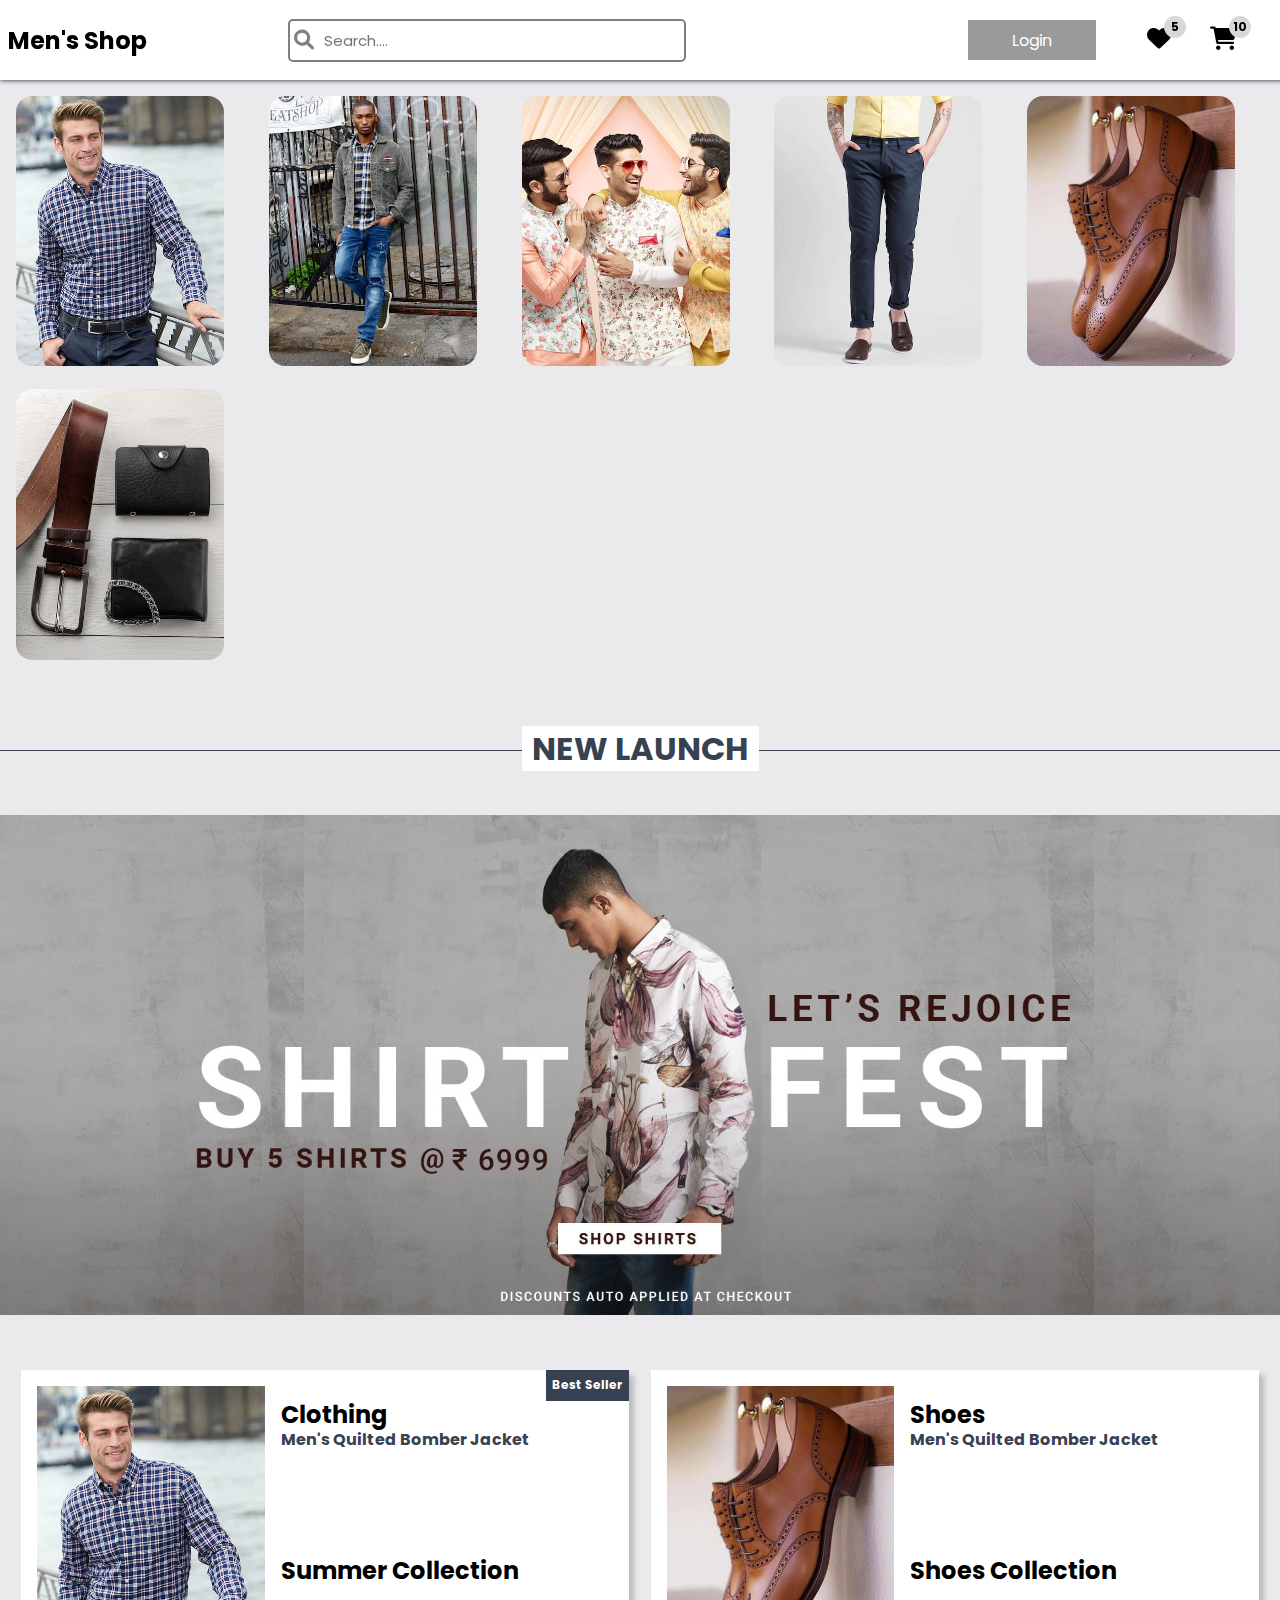
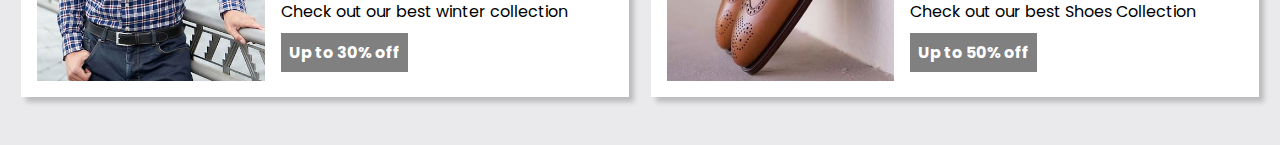
<file: index.html>
<!DOCTYPE html>
<html lang="en">
  <head>
    <meta charset="UTF-8" />
    <meta http-equiv="X-UA-Compatible" content="IE=edge" />
    <meta name="viewport" content="width=device-width, initial-scale=1.0" />
    <link rel="stylesheet" href="style.css" />
    <link
      rel="stylesheet"
      href="https://cdnjs.cloudflare.com/ajax/libs/font-awesome/6.0.0/css/all.min.css"
    />

    <title>Home</title>
  </head>
  <body>
    <header>
      <div class="logo">
        <h2>Men's Shop</h2>
      </div>
      <div class="search-input">
        <i class="fa-solid fa-magnifying-glass"></i>
        <input type="search" placeholder="Search...." />
      </div>
      <div class="header-profile">
        <diqv class="nav-mobile">
          <i class="fa-solid fa-bars"></i>
        </div>
        <div class="nav-desktop">
          <button class="header-btn"
          onclick="location.href = './pages/Login.html' "
          >Login</button>
          <div class="badge-container" onclick="location.href = './pages/wishlist.html' ">
            <i class="text-gray fa-solid fa-heart"></i>
            <div class="badge-notifications flex-center">5</div>
          </div>
          <div class="badge-container " onclick="location.href = './pages/cart.html' ">
            <i class="text-gray fa-solid fa-cart-shopping"></i>
            <div class="badge-notifications flex-center ">10</div>
          </div>
        </div>
      </div>
    </header>

    <div class="category-container">
      <div class="category-item">
        <img src="./assets/shirt.jpg" alt="" class="responsive-img" />
      </div>
      <div class="category-item">
        <img src="./assets/1613107425073.jpg" alt="" class="responsive-img" />
      </div>
      <div class="category-item">
        <img src="./assets/shervani.jpg" alt="" class="responsive-img" />
      </div>
      <div class="category-item">
        <img src="./assets/thrid.jpg" alt="" class="responsive-img" />
      </div>
      <div class="category-item">
        <img src="./assets/shoes.jpg" alt="" class="responsive-img" />
      </div>
      <div class="category-item">
        <img
          src="./assets/belt_wallet.jpg"
          alt=""
          class="responsive-img"
        />
      </div>
    </div>

    <div class="text-heading-container">
      <h1><span>NEW LAUNCH</span></h1>
    </div>

    <!-- poster -->
    <div class="poster-img-container"
    >
      <img
      onclick="location.href = './pages/ProductPage.html' "
        src="./assets/mainbanner_1.jpg"
        alt=""
        class="responsive-poster-img"
      />
    </div>

    <!-- two cards -->
    <div class="more-item">
      <div class="card-horizontal">
        <div class="card-img">
          <img src="./assets/shirt.jpg" alt="" class="responsive-img" />
        </div>
        <span class="tag-badge">Best Seller</span>
        <div class="card-horizontal-description">
          <div>
            <h2 class="card-title">Clothing</h2>
            <span class="card-subtitle">Men's Quilted Bomber Jacket</span>
          </div>
          <div>
            <h2 class="card-title">Summer Collection</h2>
            <p class="card-info">
              Check out our best winter collection 
            </p>
            <p class="off-rate">Up to 30% off</p>
          </div>
        </div>
      </div>
      <!-- second -->
      <div class="card-horizontal">
        <div class="card-img">
          <img src="./assets/shoes.jpg" alt="" class="responsive-img" />
        </div>
        <div class="card-horizontal-description">
          <div>
            <h2 class="card-title">Shoes</h2>
            <span class="card-subtitle">Men's Quilted Bomber Jacket</span>
          </div>
          <div>
            <h2 class="card-title">Shoes Collection</h2>
            <p class="card-info">Check out our best Shoes Collection</p>
            <p class="off-rate">Up to 50% off</p>
          </div>
        </div>
      </div>
    </div>

    <!--  -->
  </body>
</html>
</file>
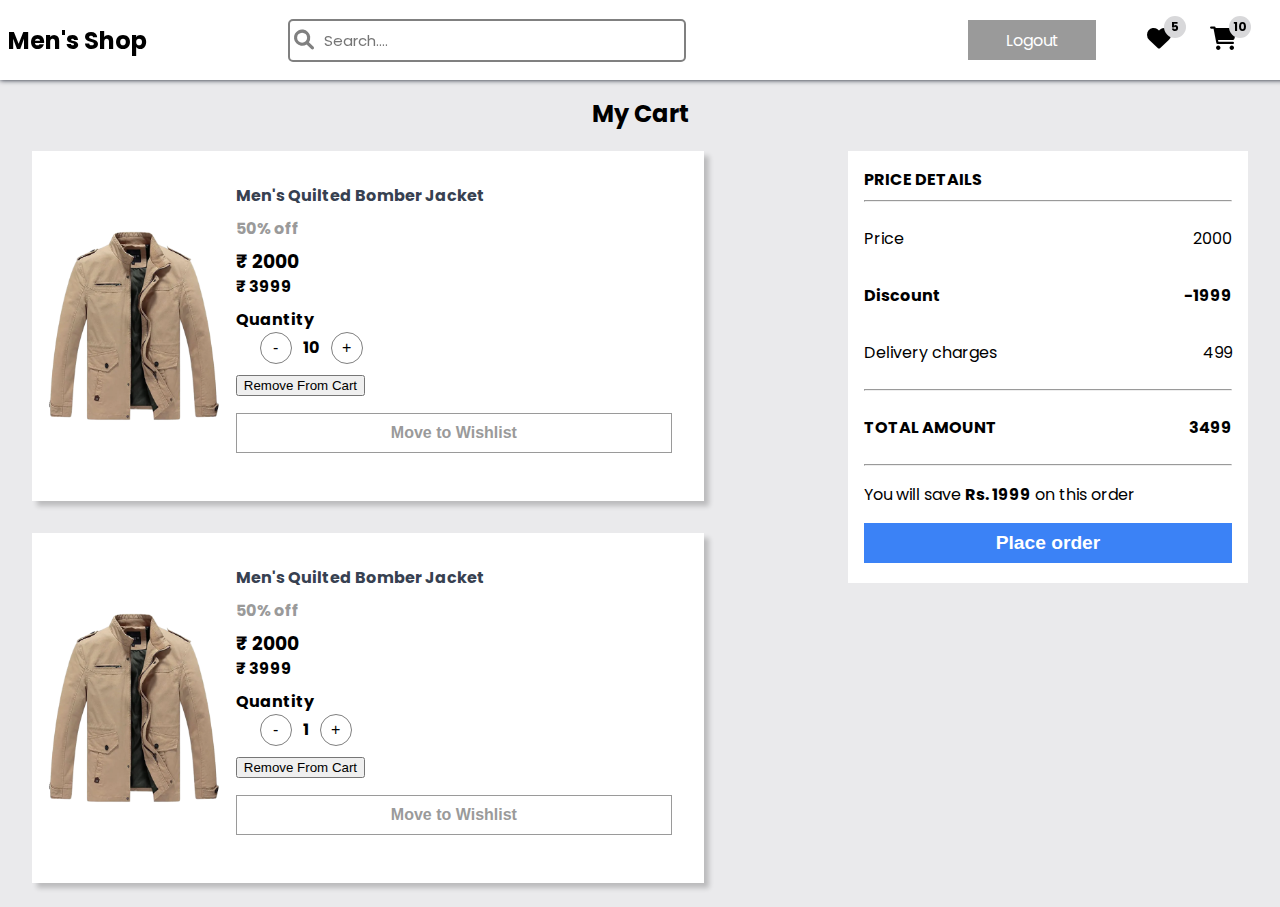
<file: pages/cart.html>
<!DOCTYPE html>
<html lang="en">
  <head>
    <meta charset="UTF-8" />
    <meta http-equiv="X-UA-Compatible" content="IE=edge" />
    <meta name="viewport" content="width=device-width, initial-scale=1.0" />
    <link rel="stylesheet" href="../style/cart.css" />
    <link rel="stylesheet" href="https://easy-ui-css.netlify.app/style.css" />
    <link rel="stylesheet" href="../style.css">
    
    <link
      rel="stylesheet"
      href="https://cdnjs.cloudflare.com/ajax/libs/font-awesome/6.0.0/css/all.min.css"
    />
    <title>My Cart</title>
  </head>
  <body>

    <header>
      <div class="logo">
        <h2>Men's Shop</h2>
      </div>
      <div class="search-input">
        <i class="fa-solid fa-magnifying-glass"></i>
        <input type="search" placeholder="Search...." />
      </div>
      <div class="header-profile">
        <diqv class="nav-mobile">
          <i class="fa-solid fa-bars"></i>
        </div>
        <div class="nav-desktop">
          <button class="header-btn"
          onclick="location.href = '../index.html' "
          >Logout</button>
          <div class="badge-container">
            <i class="text-gray fa-solid fa-heart"></i>
            <div class="badge-notifications flex-center">5</div>
          </div>
          <div class="badge-container ">
            <i class="text-gray fa-solid fa-cart-shopping"></i>
            <div class="badge-notifications flex-center ">10</div>
          </div>
        </div>
      </div>
    </header>

    

    <!-- cart page -->
    <div class="cart-page">
      <div>
        <h2 class="text-bold text-center">My Cart</h2>
      </div>
     

      <div class="cart-container">
         <!--  card grids -->
        <div class="cart-card-grid">
          <div class="card-horizontal">
            <div class="card-img">
              <img src="../assets/image 1.png" alt="" class="responsive-img" />
            </div>

            <div class="card-horizontal-description text-bold">
              <span class="card-subtitle">Men's Quilted Bomber Jacket</span>
              <div>
                <p class="card-off-rate text-bold">50% off</p>
              </div>
              <div class="price">
                <h3>&#x20b9; 2000</h3>
                <span class="off-price">&#x20b9; 3999</span>
              </div>
              <div class="manage-item flex">
                <span>Quantity</span>
                <div class="manage-item-buttons">
                  <button class="">-</button>
                  <span>10</span>
                  <button>+</button>
                </div>
              </div>

              <div class="card-btns">
                <button class="card-btn">Remove From Cart</button>
                <button class="card-btn-outline">Move to Wishlist</button>
              </div>
            </div>
          </div>

          <!-- second -->

          <div class="card-horizontal">
            <div class="card-img">
              <img src="../assets/image 1.png" alt="" class="responsive-img" />
            </div>

            <div class="card-horizontal-description text-bold">
              <span class="card-subtitle">Men's Quilted Bomber Jacket</span>
              <div>
                <p class="card-off-rate text-bold">50% off</p>
              </div>
              <div class="price">
                <h3>&#x20b9; 2000</h3>
                <span class="off-price">&#x20b9; 3999</span>
              </div>
              <div class="manage-item flex">
                <span>Quantity</span>
                <div class="manage-item-buttons">
                  <button class="">-</button>
                  <span>1</span>
                  <button>+</button>
                </div>
              </div>

              <div class="card-btns">
                <button class="card-btn">Remove From Cart</button>
                <button class="card-btn-outline">Move to Wishlist</button>
              </div>
            </div>
          </div>

        </div>

        <!-- summary card -->

        <div class="summary-card">
          <div class="price-details">
            <h4 class="text-bold">PRICE DETAILS</h4>
            <hr>
            <div class="flex-between">
                <p>Price </p>
                <p>2000 </p>
            </div>
            <div class="flex-between">
                <p class="discount text-bold">Discount </p>
                <p class="discount text-bold">-1999 </p>
            </div>
            <div class="flex-between">
                <p>Delivery charges </p>
                <p> 499 </p>
            </div>
            <hr>
            <div class="flex-between">
                <p class="text-bold">TOTAL AMOUNT</p>
                <p class="text-bold">3499</p>
            </div>
            <hr>
             <p>You will save <strong> Rs. 1999</strong> on this order</p>
            <button class="order-button">Place order</button>
        </div>  
        </div>
      </div>
    </div>
  </body>
</html>
</file>
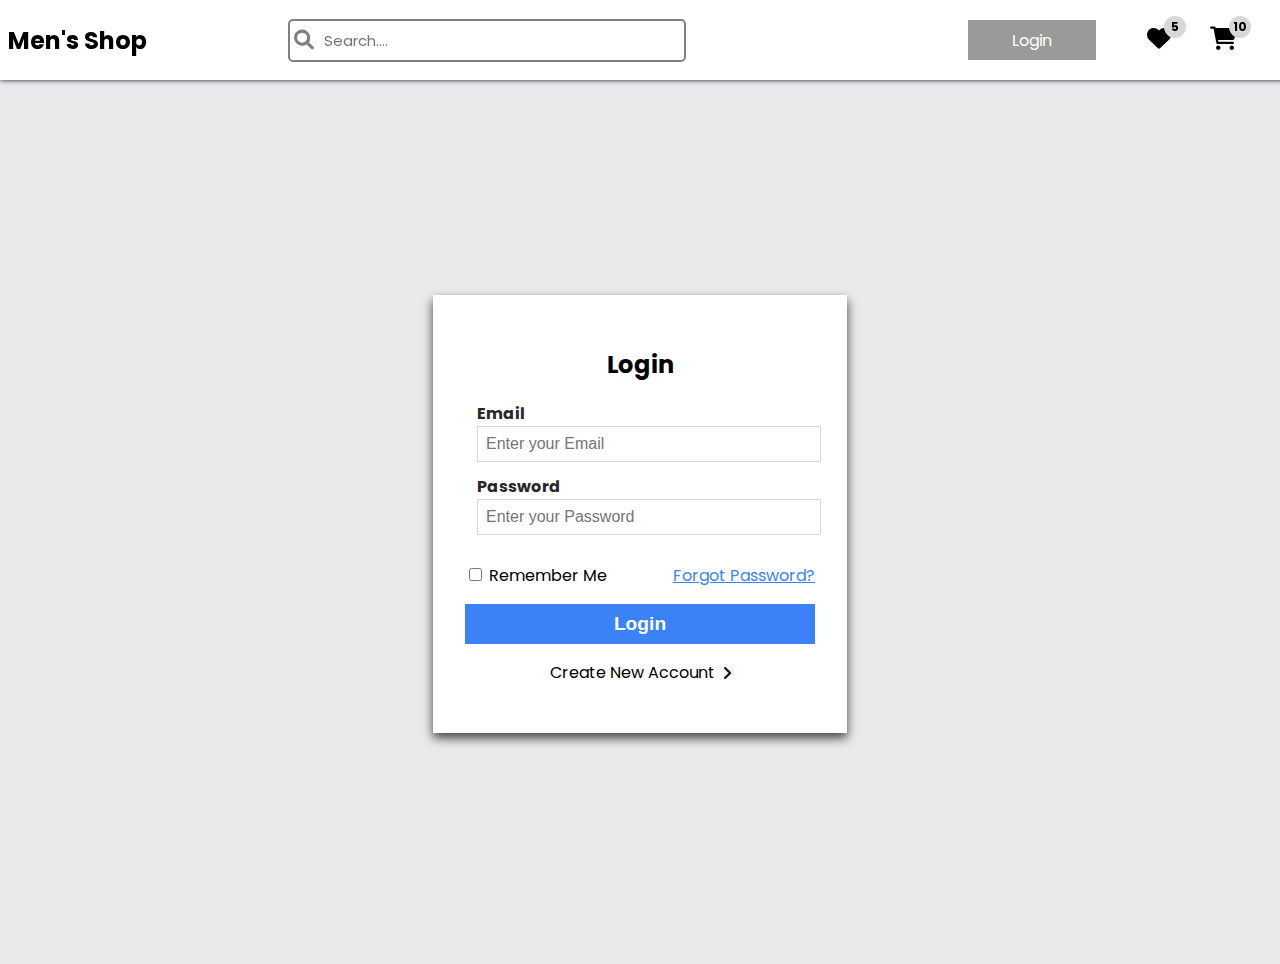
<file: pages/Login.html>
<!DOCTYPE html>
<html lang="en">
  <head>
    <meta charset="UTF-8" />
    <meta http-equiv="X-UA-Compatible" content="IE=edge" />
    <meta name="viewport" content="width=device-width, initial-scale=1.0" />
    <link rel="stylesheet" href="../style/login.css" />
    <link
      rel="stylesheet"
      href="https://cdnjs.cloudflare.com/ajax/libs/font-awesome/6.0.0/css/all.min.css"
    />

    <title>Login</title>
  </head>
  <body>
    <header>
      <div class="logo">
        <h2>Men's Shop</h2>
      </div>
      <div class="search-input">
        <i class="fa-solid fa-magnifying-glass"></i>
        <input type="search" placeholder="Search...." />
      </div>
      <div class="header-profile">
        <diqv class="nav-mobile">
          <i class="fa-solid fa-bars"></i>
        </div>
        <div class="nav-desktop">
          <button class="header-btn"
          onclick="location.href = './pages/Login.html' "
          >Login</button>
          <div class="badge-container">
            <i class="text-gray fa-solid fa-heart"></i>
            <div class="badge-notifications flex-center">5</div>
          </div>
          <div class="badge-container ">
            <i class="text-gray fa-solid fa-cart-shopping"></i>
            <div class="badge-notifications flex-center ">10</div>
          </div>
        </div>
      </div>
    </header>
    <div class="login-page">
      <div class="login-container">
        <div class="login-header">
          <h2>Login</h2>
        </div>
        <div class="login-input-container">
          <div class="form-group">
            <label for="emailInput">Email</label>
            <input type="text" placeholder="Enter your Email" id="emailInput" />
          </div>
          <div class="form-group">
            <label for="passwordInput">Password</label>
            <input
              type="password"
              placeholder="Enter your Password"
              id="passwordInput"
            />
          </div>
          <div class="user-option">
            <div>
              <input type="checkbox" name="" id="save-chechkbox" />
              <label for="save-chechkbox">Remember Me</label>
            </div>
            <div>
              <p class="forgot-psd">Forgot Password?</p>
            </div>
          </div>
          <div class="btn-container">
            <button class="login-btn">Login</button>
          </div>
          <div
            class="check-account flex"
            onclick="location.href = './signup.html' "
          >
            <p>Create New Account</p>
            <i class="fa-solid fa-angle-right"></i>
          </div>
        </div>
      </div>
    </div>
  </body>
</html>
</file>
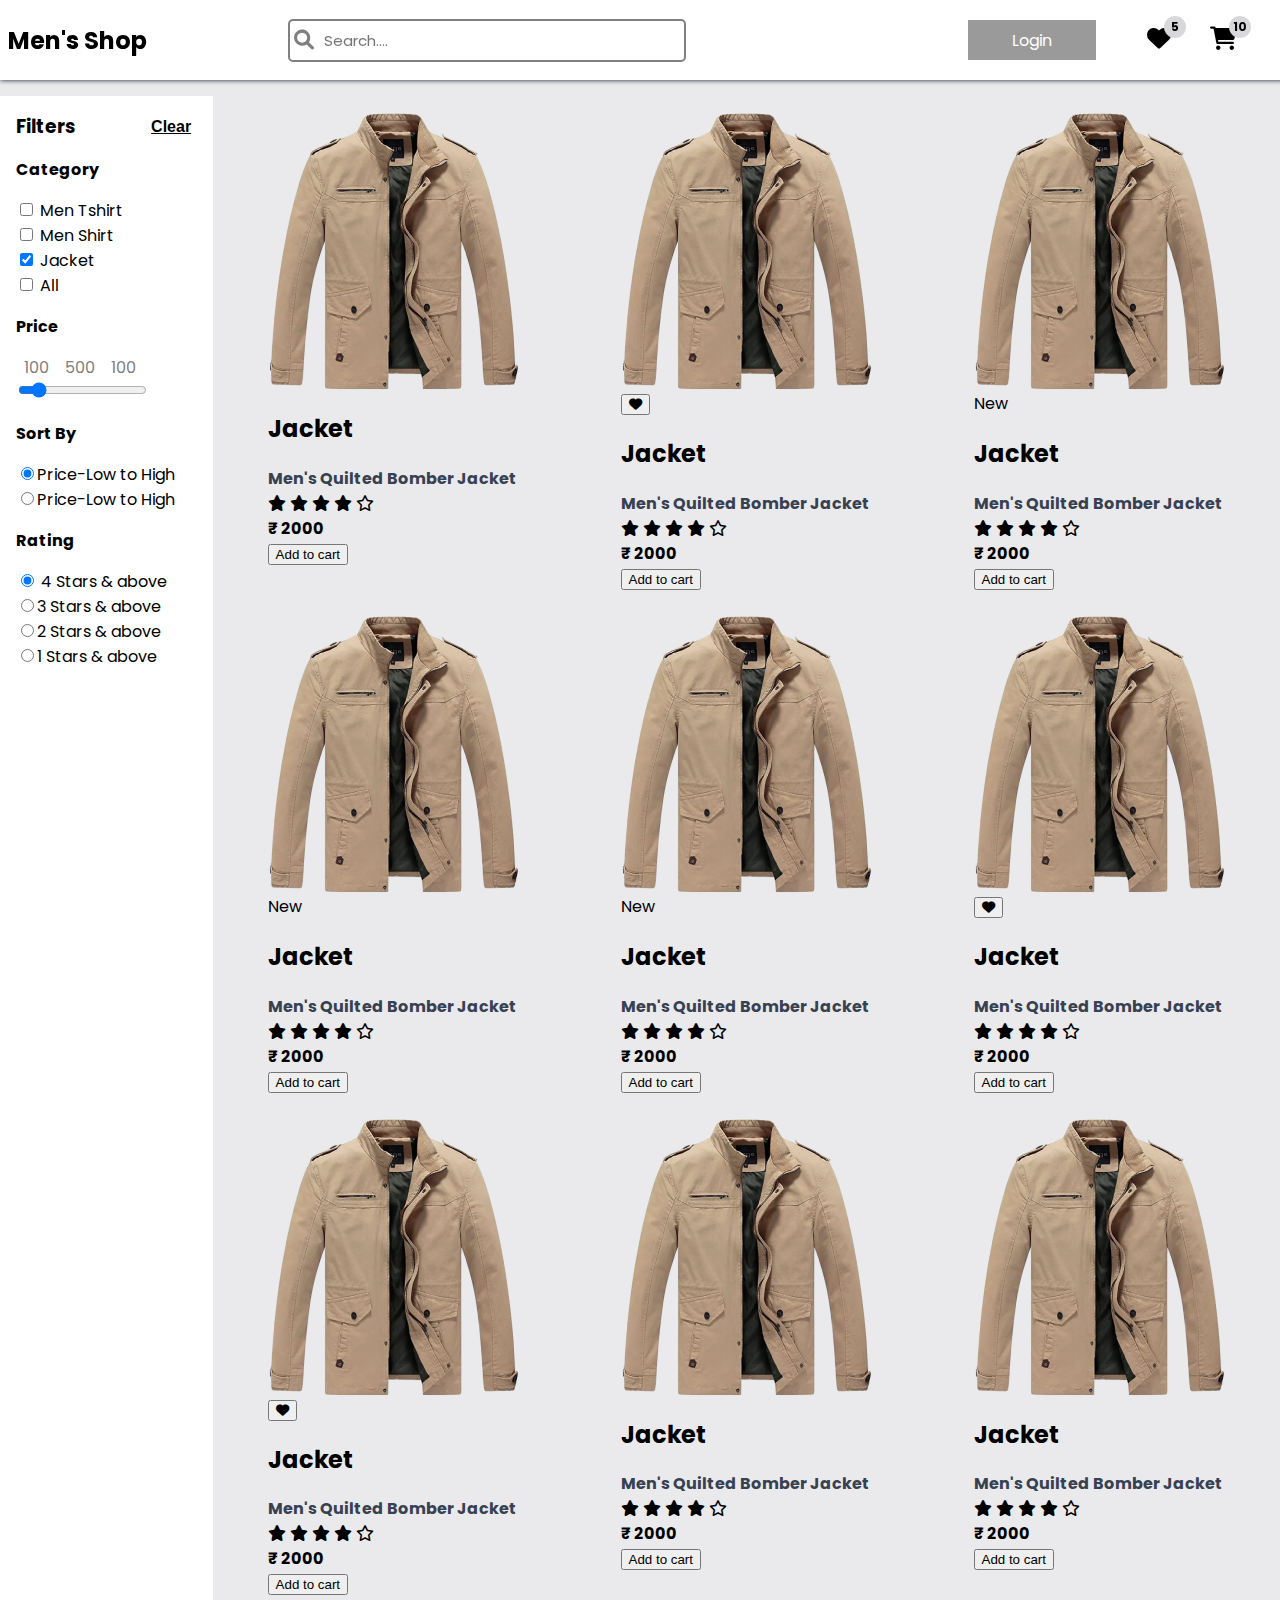
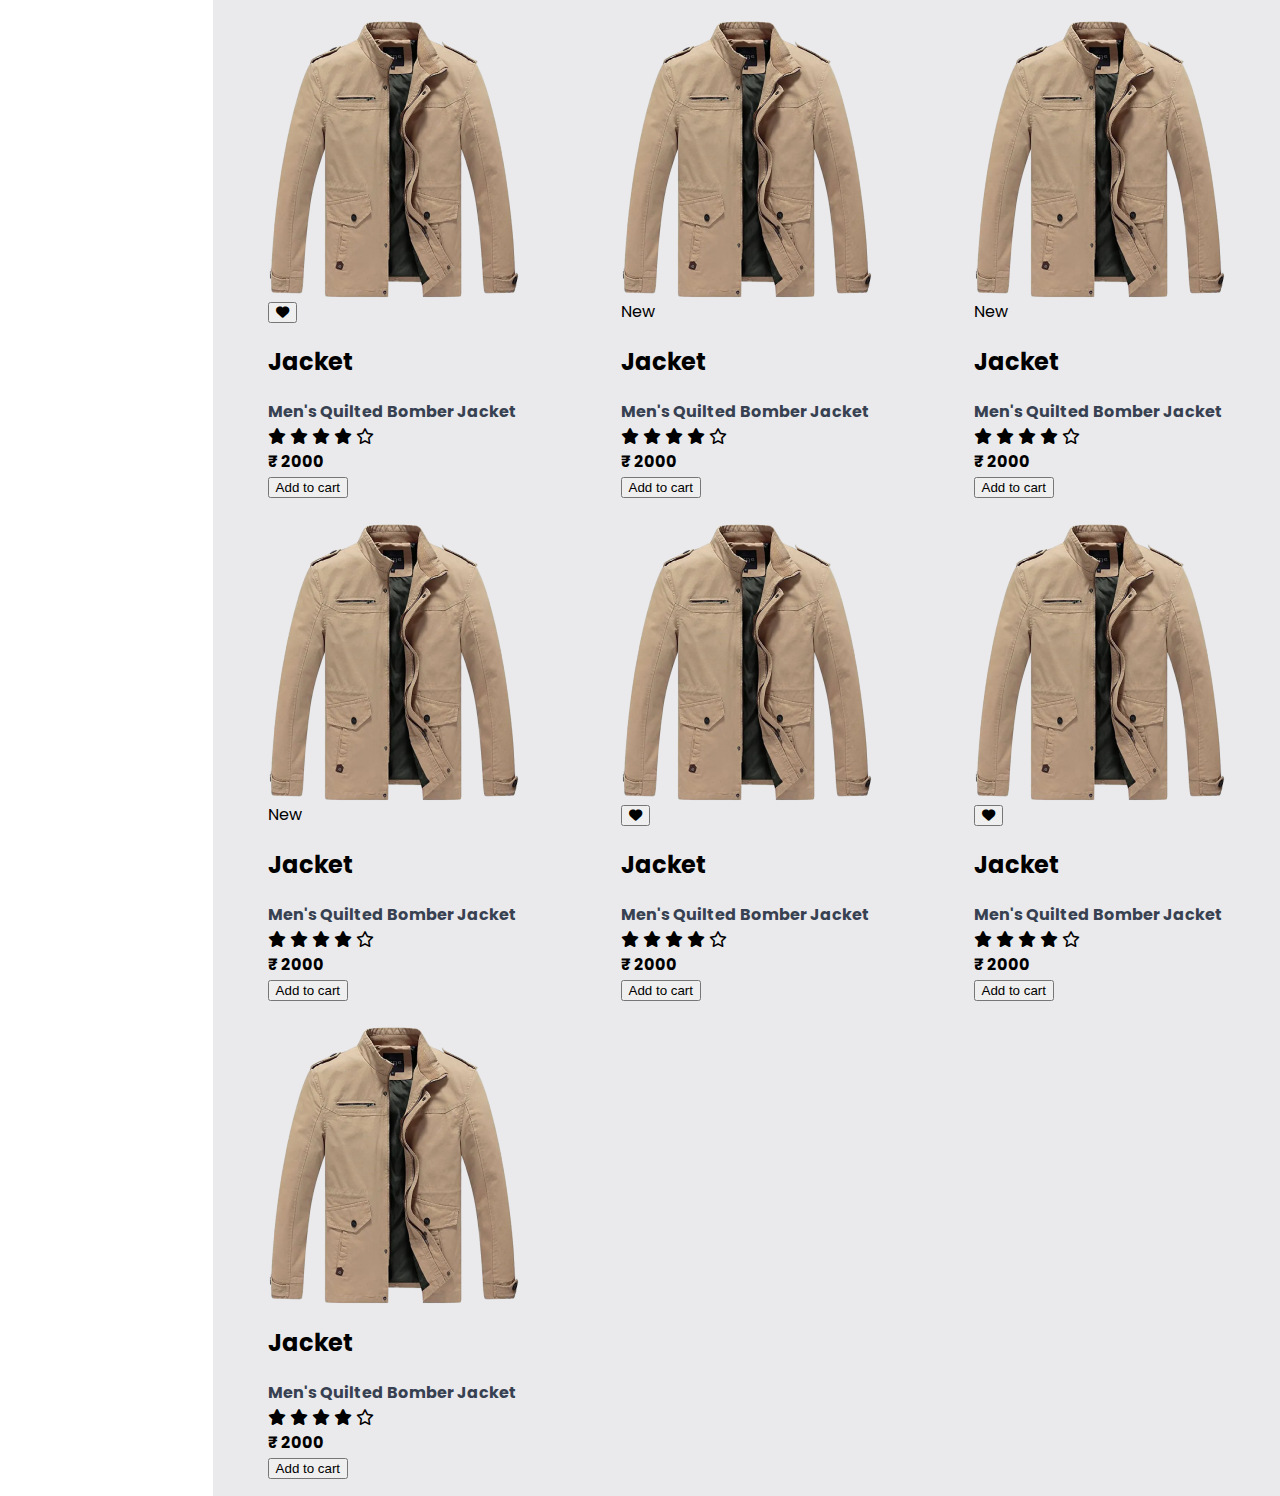
<file: pages/ProductPage.html>
<!DOCTYPE html>
<html lang="en">
  <head>
    <meta charset="UTF-8" />
    <meta http-equiv="X-UA-Compatible" content="IE=edge" />
    <meta name="viewport" content="width=device-width, initial-scale=1.0" />
    <title>Document</title>
    <link rel="stylesheet" href="../style/productpage.css">
    <link rel="stylesheet" href="https://easy-ui-css.netlify.app/style.css" />
    <link rel="stylesheet" href="../style.css">
    <link
      rel="stylesheet"
      href="https://cdnjs.cloudflare.com/ajax/libs/font-awesome/6.0.0/css/all.min.css"
    />
  </head>
  <body>

    <header>
      <div class="logo">
        <h2>Men's Shop</h2>
      </div>
      <div class="search-input">
        <i class="fa-solid fa-magnifying-glass"></i>
        <input type="search" placeholder="Search...." />
      </div>
      <div class="header-profile">
        <diqv class="nav-mobile">
          <i class="fa-solid fa-bars"></i>
        </div>
        <div class="nav-desktop">
          <button class="header-btn"
          onclick="location.href = './pages/Login.html' "
          >Login</button>
          <div class="badge-container" onclick="location.href = './wishlist.html' " >
            <i class="text-gray fa-solid fa-heart"></i>
            <div class="badge-notifications flex-center">5</div>
          </div>
          <div class="badge-container " onclick="location.href = './cart.html' ">
            <i class="text-gray fa-solid fa-cart-shopping"></i>
            <div class="badge-notifications flex-center ">10</div>
          </div>
        </div>
      </div>
    </header>

    <!-- page -->
    <div class="main-container">
      <aside>
        <div class="sidebar-filters filter-head">
          <h3>Filters</h3>
          <button class="clear-button text-bold">Clear</button>
        </div>
        <div class="filter-section">
          <p class="text-bold">Category</p>
          <div>
            <label class="filters">
              <input type="checkbox" /> Men Tshirt
            </label>
          </div>
          <div>
            <label class="filters"> <input type="checkbox" /> Men Shirt </label>
          </div>
          <div>
            <label class="filters">
              <input type="checkbox" checked /> Jacket
            </label>
          </div>
          <div>
            <label class="filters"> <input type="checkbox" /> All </label>
          </div>
        </div>

        <div class="sidebar-filters">
          <p class="text-bold">Price</p>
          <div class="prices">
            <p>100</p>
            <p>500</p>
            <p>100</p>
          </div>
          <input type="range" min="100" max="1000" value="200" id="#myinput" />
        </div>

        <div class="sidebar-filters">
          <p class="text-bold">Sort By</p>
          <div>
            <input type="radio" name="" id="" checked /><label for=""
              >Price-Low to High</label
            >
          </div>

          <div>
            <input type="radio" name="" id="" /><label for=""
              >Price-Low to High</label
            >
          </div>
        </div>
        <div class="sidebar-filters">
          <p class="text-bold">Rating</p>
          <div>
            <input
              type="radio"
              name="rating"
              value="four-star"
              id="four-star"
              checked
            /><label for="four-star"> 4 Stars & above </label>
          </div>
          <div>
            <input type="radio" name="rating" id="three-star" /><label
              for="three-star"
              >3 Stars & above</label
            >
          </div>
          <div>
            <input type="radio" name="rating" id="two-star" /><label
              for="two-star"
              >2 Stars & above</label
            >
          </div>
          <div>
            <input type="radio" name="rating" id="one-star" /><label
              for="one-star"
              >1 Stars & above</label
            >
          </div>
        </div>
      </aside>

      <!-- Grid Component -->
      <main class="product-grid">
        <!-- Cards -->

        <!-- first -->
        <div class="card">
          <div class="card-img">
            <img src="../assets/image 1.png" alt="" class="responsive-img" />
          </div>
          <div class="card-description">
            <div class="card-info">
              <h2 class="card-title">Jacket</h2>
              <span class="card-subtitle">Men's Quilted Bomber Jacket</span>
              <div class="rating">
                <i class="fas fa-star"></i>
                <i class="fas fa-star"></i>
                <i class="fas fa-star"></i>
                <i class="fas fa-star"></i>
                <i class="far fa-star"></i>
              </div>
              <div class="price">
                <h4>&#x20b9; 2000</h4>
              </div>
            </div>
            <button class="card-btn">Add to cart</button>
          </div>
        </div>

        <!--  -->

        <div class="card">
          <div class="card-img">
            <img src="../assets/image 1.png" alt="" class="responsive-img" />
          </div>
          <button class="btn-badge"><i class="fas fa-heart"></i></button>
          <div class="card-description">
            <div class="card-info">
              <h2 class="card-title">Jacket</h2>
              <span class="card-subtitle">Men's Quilted Bomber Jacket</span>
              <div class="rating">
                <i class="fas fa-star"></i>
                <i class="fas fa-star"></i>
                <i class="fas fa-star"></i>
                <i class="fas fa-star"></i>
                <i class="far fa-star"></i>
              </div>
              <div class="price">
                <h4>&#x20b9; 2000</h4>
              </div>
            </div>
            <button class="card-btn">Add to cart</button>
          </div>
        </div>

        <!--  -->

        <div class="card">
          <div class="card-img">
            <img src="../assets/image 1.png" alt="" class="responsive-img" />
          </div>
          <span class="tag-badge">New</span>
          <div class="card-description">
            <div class="card-info">
              <h2 class="card-title">Jacket</h2>
              <span class="card-subtitle">Men's Quilted Bomber Jacket</span>
              <div class="rating">
                <i class="fas fa-star"></i>
                <i class="fas fa-star"></i>
                <i class="fas fa-star"></i>
                <i class="fas fa-star"></i>
                <i class="far fa-star"></i>
              </div>
              <div class="price">
                <h4>&#x20b9; 2000</h4>
              </div>
            </div>
            <button class="card-btn">Add to cart</button>
          </div>
        </div>

        <!--  -->

        <div class="card">
          <div class="card-img">
            <img src="../assets/image 1.png" alt="" class="responsive-img" />
          </div>
          <span class="tag-badge">New</span>
          <div class="card-description">
            <div class="card-info">
              <h2 class="card-title">Jacket</h2>
              <span class="card-subtitle">Men's Quilted Bomber Jacket</span>
              <div class="rating">
                <i class="fas fa-star"></i>
                <i class="fas fa-star"></i>
                <i class="fas fa-star"></i>
                <i class="fas fa-star"></i>
                <i class="far fa-star"></i>
              </div>
              <div class="price">
                <h4>&#x20b9; 2000</h4>
              </div>
            </div>
            <button class="card-btn">Add to cart</button>
          </div>
        </div>

        <!--  -->

        <div class="card">
          <div class="card-img">
            <img src="../assets/image 1.png" alt="" class="responsive-img" />
          </div>
          <span class="tag-badge">New</span>
          <div class="card-description">
            <div class="card-info">
              <h2 class="card-title">Jacket</h2>
              <span class="card-subtitle">Men's Quilted Bomber Jacket</span>
              <div class="rating">
                <i class="fas fa-star"></i>
                <i class="fas fa-star"></i>
                <i class="fas fa-star"></i>
                <i class="fas fa-star"></i>
                <i class="far fa-star"></i>
              </div>
              <div class="price">
                <h4>&#x20b9; 2000</h4>
              </div>
            </div>
            <button class="card-btn">Add to cart</button>
          </div>
        </div>

        <!--  -->

        <div class="card">
          <div class="card-img">
            <img src="../assets/image 1.png" alt="" class="responsive-img" />
          </div>
          <button class="btn-badge"><i class="fas fa-heart"></i></button>
          <div class="card-description">
            <div class="card-info">
              <h2 class="card-title">Jacket</h2>
              <span class="card-subtitle">Men's Quilted Bomber Jacket</span>
              <div class="rating">
                <i class="fas fa-star"></i>
                <i class="fas fa-star"></i>
                <i class="fas fa-star"></i>
                <i class="fas fa-star"></i>
                <i class="far fa-star"></i>
              </div>
              <div class="price">
                <h4>&#x20b9; 2000</h4>
              </div>
            </div>
            <button class="card-btn">Add to cart</button>
          </div>
        </div>

        <!--  -->

        <div class="card">
          <div class="card-img">
            <img src="../assets/image 1.png" alt="" class="responsive-img" />
          </div>
          <button class="btn-badge"><i class="fas fa-heart"></i></button>
          <div class="card-description">
            <div class="card-info">
              <h2 class="card-title">Jacket</h2>
              <span class="card-subtitle">Men's Quilted Bomber Jacket</span>
              <div class="rating">
                <i class="fas fa-star"></i>
                <i class="fas fa-star"></i>
                <i class="fas fa-star"></i>
                <i class="fas fa-star"></i>
                <i class="far fa-star"></i>
              </div>
              <div class="price">
                <h4>&#x20b9; 2000</h4>
              </div>
            </div>
            <button class="card-btn">Add to cart</button>
          </div>
        </div>

        <!--  -->
        <div class="card">
          <div class="card-img">
            <img src="../assets/image 1.png" alt="" class="responsive-img" />
          </div>
          <div class="card-description">
            <div class="card-info">
              <h2 class="card-title">Jacket</h2>
              <span class="card-subtitle">Men's Quilted Bomber Jacket</span>
              <div class="rating">
                <i class="fas fa-star"></i>
                <i class="fas fa-star"></i>
                <i class="fas fa-star"></i>
                <i class="fas fa-star"></i>
                <i class="far fa-star"></i>
              </div>
              <div class="price">
                <h4>&#x20b9; 2000</h4>
              </div>
            </div>
            <button class="card-btn">Add to cart</button>
          </div>
        </div>
        <div class="card">
          <div class="card-img">
            <img src="../assets/image 1.png" alt="" class="responsive-img" />
          </div>
          <div class="card-description">
            <div class="card-info">
              <h2 class="card-title">Jacket</h2>
              <span class="card-subtitle">Men's Quilted Bomber Jacket</span>
              <div class="rating">
                <i class="fas fa-star"></i>
                <i class="fas fa-star"></i>
                <i class="fas fa-star"></i>
                <i class="fas fa-star"></i>
                <i class="far fa-star"></i>
              </div>
              <div class="price">
                <h4>&#x20b9; 2000</h4>
              </div>
            </div>
            <button class="card-btn">Add to cart</button>
          </div>
        </div>

        <!--  -->

        <div class="card">
          <div class="card-img">
            <img src="../assets/image 1.png" alt="" class="responsive-img" />
          </div>
          <button class="btn-badge"><i class="fas fa-heart"></i></button>
          <div class="card-description">
            <div class="card-info">
              <h2 class="card-title">Jacket</h2>
              <span class="card-subtitle">Men's Quilted Bomber Jacket</span>
              <div class="rating">
                <i class="fas fa-star"></i>
                <i class="fas fa-star"></i>
                <i class="fas fa-star"></i>
                <i class="fas fa-star"></i>
                <i class="far fa-star"></i>
              </div>
              <div class="price">
                <h4>&#x20b9; 2000</h4>
              </div>
            </div>
            <button class="card-btn">Add to cart</button>
          </div>
        </div>

        <!--  -->

        <div class="card">
          <div class="card-img">
            <img src="../assets/image 1.png" alt="" class="responsive-img" />
          </div>
          <span class="tag-badge">New</span>
          <div class="card-description">
            <div class="card-info">
              <h2 class="card-title">Jacket</h2>
              <span class="card-subtitle">Men's Quilted Bomber Jacket</span>
              <div class="rating">
                <i class="fas fa-star"></i>
                <i class="fas fa-star"></i>
                <i class="fas fa-star"></i>
                <i class="fas fa-star"></i>
                <i class="far fa-star"></i>
              </div>
              <div class="price">
                <h4>&#x20b9; 2000</h4>
              </div>
            </div>
            <button class="card-btn">Add to cart</button>
          </div>
        </div>

        <!--  -->

        <div class="card">
          <div class="card-img">
            <img src="../assets/image 1.png" alt="" class="responsive-img" />
          </div>
          <span class="tag-badge">New</span>
          <div class="card-description">
            <div class="card-info">
              <h2 class="card-title">Jacket</h2>
              <span class="card-subtitle">Men's Quilted Bomber Jacket</span>
              <div class="rating">
                <i class="fas fa-star"></i>
                <i class="fas fa-star"></i>
                <i class="fas fa-star"></i>
                <i class="fas fa-star"></i>
                <i class="far fa-star"></i>
              </div>
              <div class="price">
                <h4>&#x20b9; 2000</h4>
              </div>
            </div>
            <button class="card-btn">Add to cart</button>
          </div>
        </div>

        <!--  -->

        <div class="card">
          <div class="card-img">
            <img src="../assets/image 1.png" alt="" class="responsive-img" />
          </div>
          <span class="tag-badge">New</span>
          <div class="card-description">
            <div class="card-info">
              <h2 class="card-title">Jacket</h2>
              <span class="card-subtitle">Men's Quilted Bomber Jacket</span>
              <div class="rating">
                <i class="fas fa-star"></i>
                <i class="fas fa-star"></i>
                <i class="fas fa-star"></i>
                <i class="fas fa-star"></i>
                <i class="far fa-star"></i>
              </div>
              <div class="price">
                <h4>&#x20b9; 2000</h4>
              </div>
            </div>
            <button class="card-btn">Add to cart</button>
          </div>
        </div>

        <!--  -->

        <div class="card">
          <div class="card-img">
            <img src="../assets/image 1.png" alt="" class="responsive-img" />
          </div>
          <button class="btn-badge"><i class="fas fa-heart"></i></button>
          <div class="card-description">
            <div class="card-info">
              <h2 class="card-title">Jacket</h2>
              <span class="card-subtitle">Men's Quilted Bomber Jacket</span>
              <div class="rating">
                <i class="fas fa-star"></i>
                <i class="fas fa-star"></i>
                <i class="fas fa-star"></i>
                <i class="fas fa-star"></i>
                <i class="far fa-star"></i>
              </div>
              <div class="price">
                <h4>&#x20b9; 2000</h4>
              </div>
            </div>
            <button class="card-btn">Add to cart</button>
          </div>
        </div>

        <!--  -->

        <div class="card">
          <div class="card-img">
            <img src="../assets/image 1.png" alt="" class="responsive-img" />
          </div>
          <button class="btn-badge"><i class="fas fa-heart"></i></button>
          <div class="card-description">
            <div class="card-info">
              <h2 class="card-title">Jacket</h2>
              <span class="card-subtitle">Men's Quilted Bomber Jacket</span>
              <div class="rating">
                <i class="fas fa-star"></i>
                <i class="fas fa-star"></i>
                <i class="fas fa-star"></i>
                <i class="fas fa-star"></i>
                <i class="far fa-star"></i>
              </div>
              <div class="price">
                <h4>&#x20b9; 2000</h4>
              </div>
            </div>
            <button class="card-btn">Add to cart</button>
          </div>
        </div>

        <!--  -->
        <div class="card">
          <div class="card-img">
            <img src="../assets/image 1.png" alt="" class="responsive-img" />
          </div>
          <div class="card-description">
            <div class="card-info">
              <h2 class="card-title">Jacket</h2>
              <span class="card-subtitle">Men's Quilted Bomber Jacket</span>
              <div class="rating">
                <i class="fas fa-star"></i>
                <i class="fas fa-star"></i>
                <i class="fas fa-star"></i>
                <i class="fas fa-star"></i>
                <i class="far fa-star"></i>
              </div>
              <div class="price">
                <h4>&#x20b9; 2000</h4>
              </div>
            </div>
            <button class="card-btn">Add to cart</button>
          </div>
        </div>
      </main>
    </div>
  </body>
</html>
</file>
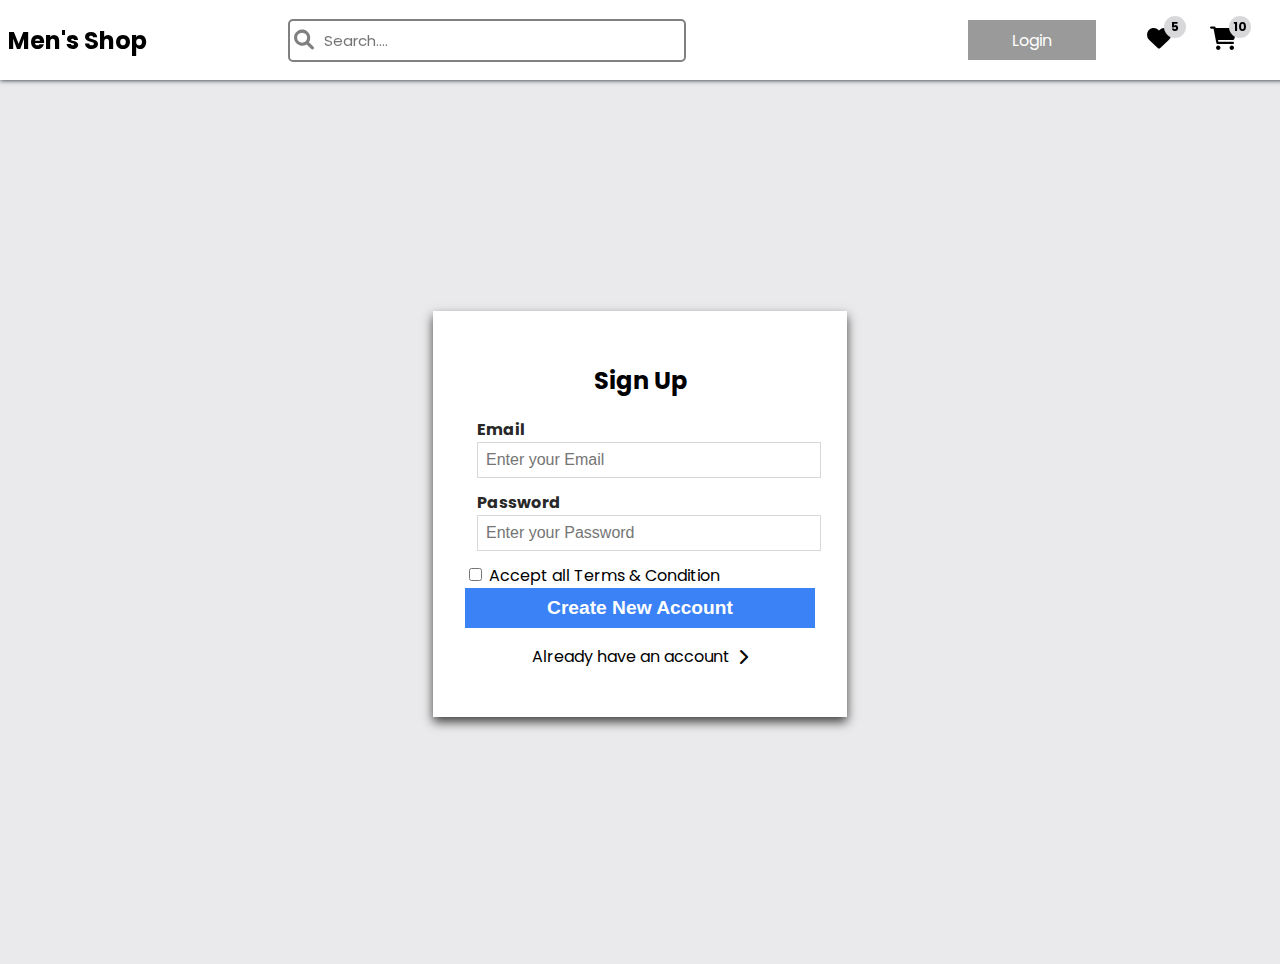
<file: pages/signup.html>
<!DOCTYPE html>
<html lang="en">
  <head>
    <meta charset="UTF-8" />
    <meta http-equiv="X-UA-Compatible" content="IE=edge" />
    <meta name="viewport" content="width=device-width, initial-scale=1.0" />
    <link rel="stylesheet" href="../style/login.css" />
    <link
      rel="stylesheet"
      href="https://cdnjs.cloudflare.com/ajax/libs/font-awesome/6.0.0/css/all.min.css"
    />
    <title>Sign Up</title>
  </head>
  <body>
    <header>
      <div class="logo">
        <h2>Men's Shop</h2>
      </div>
      <div class="search-input">
        <i class="fa-solid fa-magnifying-glass"></i>
        <input type="search" placeholder="Search...." />
      </div>
      <div class="header-profile">
        <diqv class="nav-mobile">
          <i class="fa-solid fa-bars"></i>
        </div>
        <div class="nav-desktop">
          <button class="header-btn"
          onclick="location.href = './pages/Login.html' "
          >Login</button>
          <div class="badge-container">
            <i class="text-gray fa-solid fa-heart"></i>
            <div class="badge-notifications flex-center">5</div>
          </div>
          <div class="badge-container ">
            <i class="text-gray fa-solid fa-cart-shopping"></i>
            <div class="badge-notifications flex-center ">10</div>
          </div>
        </div>
      </div>
    </header>
    <div class="login-page">
      <div class="login-container">
        <div class="login-header">
          <h2>Sign Up</h2>
        </div>
        <div class="login-input-container">
          <div class="form-group">
            <label for="emailInput">Email</label>
            <input type="text" placeholder="Enter your Email" id="emailInput" />
          </div>
          <div class="form-group">
            <label for="passwordInput">Password</label>
            <input
              type="password"
              placeholder="Enter your Password"
              id="passwordInput"
            />
          </div>
          <div class="user-option">
            <div>
              <input type="checkbox" name="" id="save-chechkbox" />
              <label for="save-chechkbox">Accept all Terms & Condition</label>
            </div>
          </div>
          <div class="btn-container">
            <button class="login-btn">Create New Account</button>
          </div>
          <div
            class="check-account flex"
            onclick="location.href = './Login.html' "
          >
            <p>Already have an account</p>
            <i class="fa-solid fa-chevron-right"></i>
          </div>
        </div>
      </div>
    </div>
  </body>
</html>
</file>
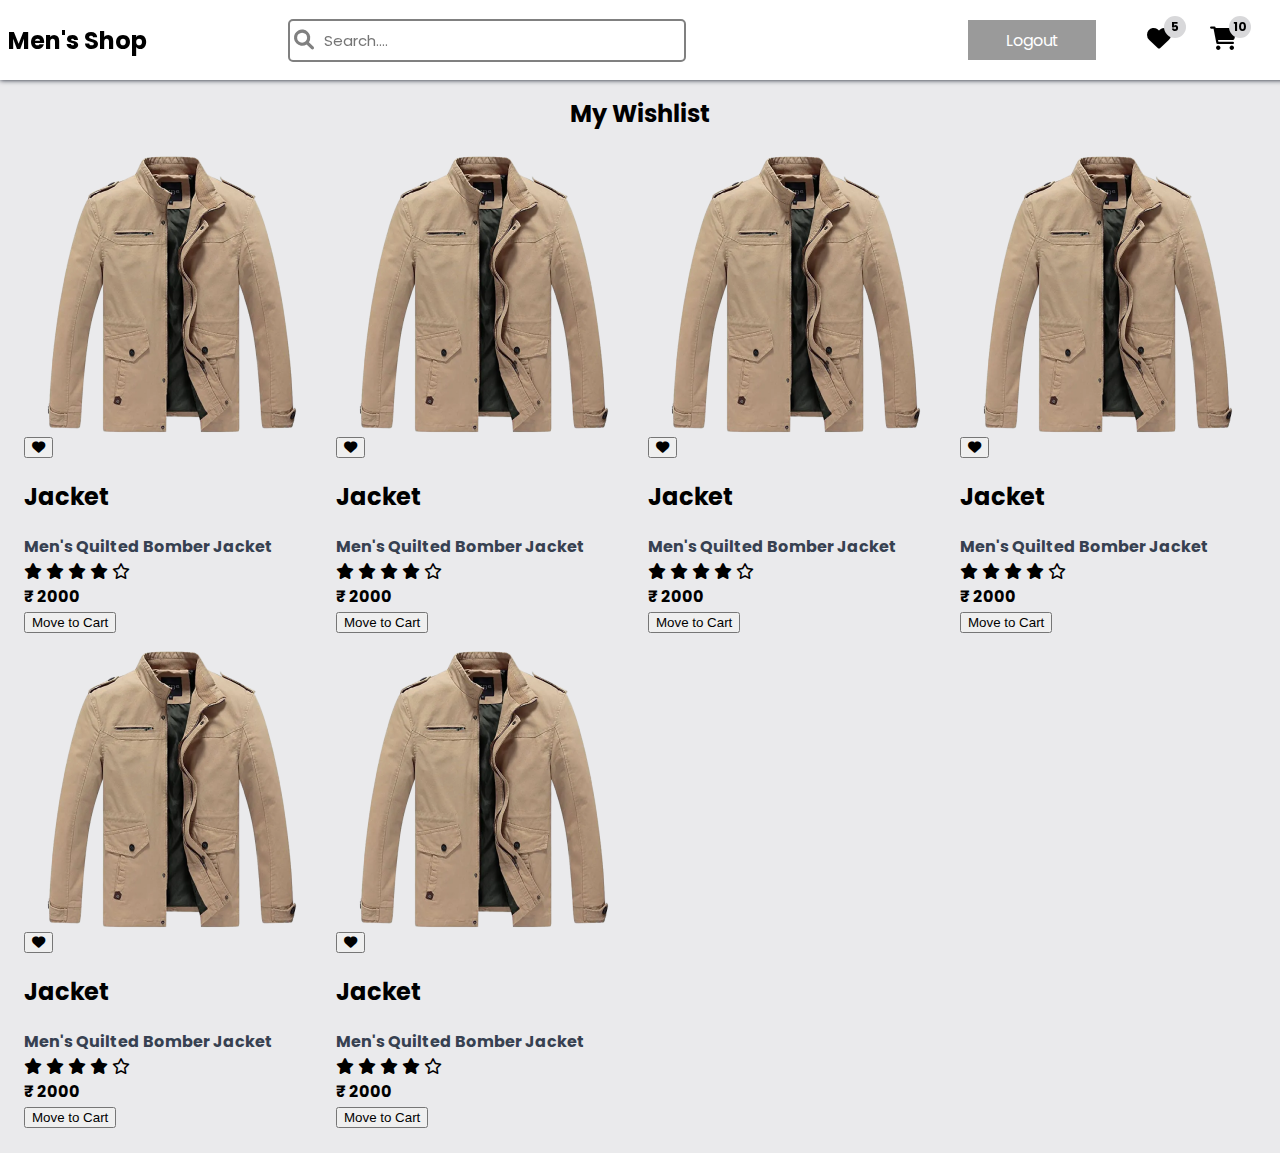
<file: pages/wishlist.html>
<!DOCTYPE html>
<html lang="en">
  <head>
    <meta charset="UTF-8" />
    <meta http-equiv="X-UA-Compatible" content="IE=edge" />
    <meta name="viewport" content="width=device-width, initial-scale=1.0" />
    <link rel="stylesheet" href="../style/wishlist.css">
    <link rel="stylesheet" href="https://easy-ui-css.netlify.app/style.css" />  
    <link rel="stylesheet" href="../style.css">
    <link
      rel="stylesheet"
      href="https://cdnjs.cloudflare.com/ajax/libs/font-awesome/6.0.0/css/all.min.css"
    />
    <title>Wishlist</title>
  </head>
  <body>
      
    <header>
        <div class="logo">
          <h2>Men's Shop</h2>
        </div>
        <div class="search-input">
          <i class="fa-solid fa-magnifying-glass"></i>
          <input type="search" placeholder="Search...." />
        </div>
        <div class="header-profile">
          <diqv class="nav-mobile">
            <i class="fa-solid fa-bars"></i>
          </div>
          <div class="nav-desktop">
            <button class="header-btn"
            onclick="location.href = '../index.html' "
            >Logout</button>
            <div class="badge-container">
              <i class="text-gray fa-solid fa-heart"></i>
              <div class="badge-notifications flex-center">5</div>
            </div>
            <div class="badge-container ">
              <i class="text-gray fa-solid fa-cart-shopping"></i>
              <div class="badge-notifications flex-center ">10</div>
            </div>
          </div>
        </div>
      </header>

        <div class="wishlist-page">

            <h2 class="text-center">My Wishlist</h2>

            <div class="wishlist-grid">
                <!-- 1 -->
                <div class="card">
                    <div class="card-img">
                      <img
                        src="../assets/image 1.png"
                        alt=""
                        class="responsive-img"
                      />
                    </div>
                    <button class="btn-badge"><i class="fas fa-heart"></i></button>
                    <div class="card-description">
                      <div class="card-info">
                        <h2 class="card-title">Jacket</h2>
                        <span class="card-subtitle">Men's Quilted Bomber Jacket</span>
                        <div class="rating">
                          <i class="fas fa-star"></i>
                          <i class="fas fa-star"></i>
                          <i class="fas fa-star"></i>
                          <i class="fas fa-star"></i>
                          <i class="far fa-star"></i>
                        </div>
                        <div class="price">
                          <h4>&#x20b9; 2000</h4>
                        </div>
                      </div>
                      <button class="card-btn">Move to Cart</button>
                    </div>
                  </div> 

                  <!-- 2 -->
                  <div class="card">
                    <div class="card-img">
                      <img
                        src="../assets/image 1.png"
                        alt=""
                        class="responsive-img"
                      />
                    </div>
                    <button class="btn-badge"><i class="fas fa-heart"></i></button>
                    <div class="card-description">
                      <div class="card-info">
                        <h2 class="card-title">Jacket</h2>
                        <span class="card-subtitle">Men's Quilted Bomber Jacket</span>
                        <div class="rating">
                          <i class="fas fa-star"></i>
                          <i class="fas fa-star"></i>
                          <i class="fas fa-star"></i>
                          <i class="fas fa-star"></i>
                          <i class="far fa-star"></i>
                        </div>
                        <div class="price">
                          <h4>&#x20b9; 2000</h4>
                        </div>
                      </div>
                      <button class="card-btn">Move to Cart</button>
                    </div>
                  </div>
                  <!--  -->
                  <!-- 2 -->
                  <div class="card">
                    <div class="card-img">
                      <img
                        src="../assets/image 1.png"
                        alt=""
                        class="responsive-img"
                      />
                    </div>
                    <button class="btn-badge"><i class="fas fa-heart"></i></button>
                    <div class="card-description">
                      <div class="card-info">
                        <h2 class="card-title">Jacket</h2>
                        <span class="card-subtitle">Men's Quilted Bomber Jacket</span>
                        <div class="rating">
                          <i class="fas fa-star"></i>
                          <i class="fas fa-star"></i>
                          <i class="fas fa-star"></i>
                          <i class="fas fa-star"></i>
                          <i class="far fa-star"></i>
                        </div>
                        <div class="price">
                          <h4>&#x20b9; 2000</h4>
                        </div>
                      </div>
                      <button class="card-btn">Move to Cart</button>
                    </div>
                  </div>
                  <!--  -->
                  <!-- 2 -->
                  <div class="card">
                    <div class="card-img">
                      <img
                        src="../assets/image 1.png"
                        alt=""
                        class="responsive-img"
                      />
                    </div>
                    <button class="btn-badge"><i class="fas fa-heart"></i></button>
                    <div class="card-description">
                      <div class="card-info">
                        <h2 class="card-title">Jacket</h2>
                        <span class="card-subtitle">Men's Quilted Bomber Jacket</span>
                        <div class="rating">
                          <i class="fas fa-star"></i>
                          <i class="fas fa-star"></i>
                          <i class="fas fa-star"></i>
                          <i class="fas fa-star"></i>
                          <i class="far fa-star"></i>
                        </div>
                        <div class="price">
                          <h4>&#x20b9; 2000</h4>
                        </div>
                      </div>
                      <button class="card-btn">Move to Cart</button>
                    </div>
                  </div>
                  <!--  -->
                  <!-- 2 -->
                  <div class="card">
                    <div class="card-img">
                      <img
                        src="../assets/image 1.png"
                        alt=""
                        class="responsive-img"
                      />
                    </div>
                    <button class="btn-badge"><i class="fas fa-heart"></i></button>
                    <div class="card-description">
                      <div class="card-info">
                        <h2 class="card-title">Jacket</h2>
                        <span class="card-subtitle">Men's Quilted Bomber Jacket</span>
                        <div class="rating">
                          <i class="fas fa-star"></i>
                          <i class="fas fa-star"></i>
                          <i class="fas fa-star"></i>
                          <i class="fas fa-star"></i>
                          <i class="far fa-star"></i>
                        </div>
                        <div class="price">
                          <h4>&#x20b9; 2000</h4>
                        </div>
                      </div>
                      <button class="card-btn">Move to Cart</button>
                    </div>
                  </div>
                  <!--  -->
                  <!-- 2 -->
                  <div class="card">
                    <div class="card-img">
                      <img
                        src="../assets/image 1.png"
                        alt=""
                        class="responsive-img"
                      />
                    </div>
                    <button class="btn-badge"><i class="fas fa-heart"></i></button>
                    <div class="card-description">
                      <div class="card-info">
                        <h2 class="card-title">Jacket</h2>
                        <span class="card-subtitle">Men's Quilted Bomber Jacket</span>
                        <div class="rating">
                          <i class="fas fa-star"></i>
                          <i class="fas fa-star"></i>
                          <i class="fas fa-star"></i>
                          <i class="fas fa-star"></i>
                          <i class="far fa-star"></i>
                        </div>
                        <div class="price">
                          <h4>&#x20b9; 2000</h4>
                        </div>
                      </div>
                      <button class="card-btn">Move to Cart</button>
                    </div>
                  </div>
                  <!--  -->

            </div>
        </div>

  </body>
</html>
</file>
<file: style.css>
@import url("https://fonts.googleapis.com/css2?family=Poppins:wght@400;500;700&display=swap");
html,
body {
  margin: 0;
  padding: 0;
  box-sizing: border-box;
  background-color: var(--light-grey);
  font-family: "Poppins", sans-serif;
}
:root {
  --primary-color: #9a9a9a;
  --blue-color: #3b82f6;
  --light-grey: #eaeaec;
  --dark-grey: #d8d8da;
  --black: #000000;
  --white: #ffffff;
  --text-color: #374151;
}

.flex-row {
  flex-direction: row;
}
.text-bold {
  font-weight: bold;
}
.flex-center {
  display: flex;
  justify-content: center;
  align-items: center;
}

.flex-col {
  display: flex;
  flex-direction: column;
}

header {
  position: fixed;
  top: 0;
  left: 0;
  width: 100%;
  z-index: 99;
  box-shadow: 0px 0px 5px #111827;
  background: var(--white);
  height: 4rem;
  display: flex;
  align-items: center;
  padding: 0.5rem;
  justify-content: space-between;
}

.search-input {
  display: flex;
  align-items: center;
  border: 2px solid gray;
  border-radius: 5px;
  padding: 4px;
}

.search-input i {
  font-size: 20px;
  color: grey;
}

.search-input input {
  border: none;
  outline: none;
  height: 15px;
  font-family: inherit;
  font-size: 15px;
  color: var(--black-color);
  margin: 0.5rem;
  width: 350px;
}

.nav-mobile {
  display: none;
}
.nav-desktop {
  display: block;
  display: flex;
  align-items: center;
  margin-right: 2rem;
}
.nav-desktop > div {
  padding: 0px 1.2rem;
}

.badge-container {
  position: relative;
  width: min-content;
  cursor: pointer;
}
.badge-container i {
  font-size: 1.5rem !important;
}
.nav-desktop p {
  cursor: pointer;
}

.badge-notifications {
  position: absolute;
  top: -10px !important;
  right: 5px !important;
  color: var(--black);
  font-weight: bold;
  height: 1rem;
  width: 1rem;
  font-size: 0.75rem;
  background-color: var(--dark-grey);
  padding: 3px;
  border-radius: 50%;
}

.header-btn {
  border: none;
  background: var(--primary-color);
  height: 2.5rem;
  width: 8rem;
  font-size: 16px;
  margin-right: 2rem;
  color: var(--white);
  font-family: inherit;
}

.category-container {
  margin-top: 5rem;
  padding: 1rem;
  display: grid;
  max-width: 100%;
  grid-template-columns: repeat(auto-fit, minmax(200px, 1fr));
  grid-gap: 1rem;
  justify-content: center;
}
.category-item {
  max-width: 13rem;
}
.category-item:hover {
  transform: scale(1);
  transition: transform 0.7s ease;
}
.category-item > img {
  border-radius: 1rem;
}
.responsive-img {
  max-width: 100%;
}

.category-item:hover {
  transform: scale(1.1);
}

.text-heading-container {
  margin: 4rem auto;
}

/* poster img */
.poster-img-container {
  width: 100%;
}
.responsive-poster-img {
  max-width: 100%;
}
.text-heading-container h1 {
  width: 100%;
  text-align: center;
  border-bottom: 1px solid var(--text-color);
  line-height: 0.1em;
  margin: 10px 0 20px;
}

h1 span {
  background: var(--white);
  padding: 0 10px;
  color: var(--text-color);
}
.more-item {
  display: flex;
  justify-content: space-evenly;
  width: 100%;
  margin: 3rem 0;
}
.card-horizontal {
  width: 45%;
  display: flex;
  box-shadow: 5px 5px 5px rgba(0, 0, 0, 0.2);
  padding: 1rem;
  background-color: var(--white);
  position: relative;
}
.card-img {
  display: flex;
  justify-content: center;
  align-items: center;
}
.card-subtitle {
  color: var(--text-color);
  font-weight: bold;
}

.card-horizontal-description {
  padding: 1rem;
  width: 100%;
  display: flex;
  flex-direction: column;
  justify-content: space-between;
  line-height: 25px;
  font-family: inherit;
}
.card-horizontal-description h2,
h4,
h5,
h3 {
  margin: 0;
}
.off-rate {
  display: inline;
  font-weight: bold;
  padding: 0.5rem;
  background: grey;
  color: var(--white);
}
.card-horizontal > .tag-badge {
  position: absolute;
  top: 0;
  right: 0;
  background: var(--text-color);
  padding: 0.4rem;
  color: var(--white);
  font-size: 0.75rem;
  font-weight: bold;
}

@media (max-width: 768px) {
  header {
    padding: 0 0.5rem;
  }
  .nav-mobile {
    display: block;
    margin-right: 2rem;
  }
  .nav-mobile i {
    font-size: 2rem;
    cursor: pointer;
  }
  .search-input input {
    width: 180px;
  }
  .nav-desktop {
    display: none;
  }
  .more-item {
    flex-direction: column;
    justify-content: space-around;
  }
  .card-horizontal {
    width: 100%;
    margin-bottom: 1.5rem;
    flex-direction: column;
    align-items: flex-start;
  }
  .card-horizontal-description {
    padding: 0;
    margin-top: 1rem;
  }
}
</file>
<file: style/cart.css>
.cart-page {
  margin-top: 6rem;
}

.text-center {
  text-align: center;
}
.cart-container {
  display: grid;
  grid-template-columns: 1fr;
  grid-column-gap: 1rem;
  margin-bottom: 1.5rem;
}
.cart-card-grid {
  display: flex;
  flex-direction: column;
  gap: 2rem;
  margin-bottom: 1.5rem;
}
.card-off-rate {
  color: var(--primary-color);
  margin: 0.5rem 0;
}
.manage-item {
  margin: 0.5rem 0;
}
.card-horizontal {
  width: 40rem !important;
}
.flex-between {
  display: flex;
  justify-content: space-between;
}
.manage-item-buttons {
  margin-left: 1rem;
}
.manage-item-buttons > button {
  width: 2rem;
  height: 2rem;
  background-color: transparent;
  border: 1px solid grey;
  border-radius: 50%;
  margin: 0 0.5rem;
  font-size: 1rem;
  cursor: pointer;
}
.card-btn-outline {
  border: 1px solid #9a9a9a;
  width: 100%;
  height: 40px;
  background: var(--white-color);
  color: var(--primary-color);
  font-weight: bold;
  font-size: 1rem;
  margin: 1rem 0;
}
.summary-card {
  padding: 1rem;
  background: var(--white);
  height: 400px;
}
.discount {
  color: var(--success);
}
.order-button {
  width: 100%;
  height: 40px;
  background: var(--blue-color);
  border: none;
  cursor: pointer;
  font-size: larger;
  color: var(--white);
  font-weight: bold;
}

@media only screen and (min-width: 768px) {
  .cart-container {
    grid-template-columns: 2fr 1fr;
    margin: 0 2rem;
  }
}
</file>
<file: style/login.css>
@import url("../style.css");
.flex {
  display: flex;
}
.flex-column {
  display: flex;
  flex-direction: column;
}
.login-page {
  margin-top: 4rem;
  display: flex;
  justify-content: center;
  align-items: center;
  height: 100vh;
  background-color: var(--light-grey);
}
.form-group {
  margin: 0.75rem;
}

.form-group label {
  margin-bottom: 0.5rem;
  font-weight: bold;
  color: #282828;
}
.login-header {
  text-align: center;
}
.form-group input {
  padding: 0.5rem;
  border: 1px solid var(--dark-grey);
  font-size: 1rem;
  width: 100%;
}
.login-container {
  background-color: var(--white);
  width: 350px;
  box-shadow: 0 5px 10px rgb(65, 64, 64);
  padding: 2rem 2rem;
}
.login-option {
  display: flex;
  align-items: center;
}
.user-option {
  display: flex;
  justify-content: space-between;
  align-items: center;
  /* margin: 0.5rem 0; */
}
.forgot-psd {
  color: var(--blue-color);
  text-decoration: underline;
  cursor: pointer;
}

.btn-container .login-btn {
  width: 100%;
  height: 40px;
  background: var(--blue-color);
  border: none;
  cursor: pointer;
  font-size: larger;
  color: var(--white);
  font-weight: bold;
}
.check-account {
  justify-content: center;
  align-items: center;
  cursor: pointer;
}
.check-account i {
  margin-left: 0.5rem;
}
@media only screen and (max-width: 600px) {
  .login-container {
    width: 250px;
    padding: 1rem 1rem;
  }
  .user-option {
    flex-direction: column;
    justify-content: flex-start;
    align-items: flex-start;
    margin: 0;
  }
}
</file>
<file: style/productpage.css>
.main-container {
  display: flex;
  margin-top: 6rem;
}
/* sidebar */

aside {
  background-color: var(--white);
  width: 20%;
  max-width: 25rem;
  padding: 1rem;
  box-sizing: border-box;
}
.filter-head {
  display: flex;
  align-items: center;
  justify-content: space-between;
}
.clear-button {
  border: none;
  background: transparent;
  font-size: 1rem;
  text-decoration: underline;
}
.sidebar-filters {
  margin-bottom: 0.5rem;
}

.prices p {
  margin: 0 0.5rem;
  color: grey;
}
.prices {
  width: 50%;
  display: flex;
  justify-content: space-between;
}
.sidebar-filters > * label {
  display: inline;
}
.product-grid {
  display: grid;
  grid-template-columns: repeat(auto-fit, minmax(250px, 1fr));
  background-color: #eaeaec;
  gap: 1.5rem;
  width: 100%;
  justify-items: center;
  padding: 1rem 1rem;
}
.card {
  box-shadow: none !important;
}
.card:hover {
  box-shadow: 4px 4px 4px #9a9a9a !important;
}
</file>
<file: style/wishlist.css>
.wishlist-page {
  margin-top: 6rem;
}
.text-center {
  text-align: center;
}
.wishlist-grid {
  display: grid;
  grid-template-columns: repeat(auto-fit, minmax(250px, 1fr));
  margin: 1.5rem;
  grid-gap: 1rem;
}
</file>
